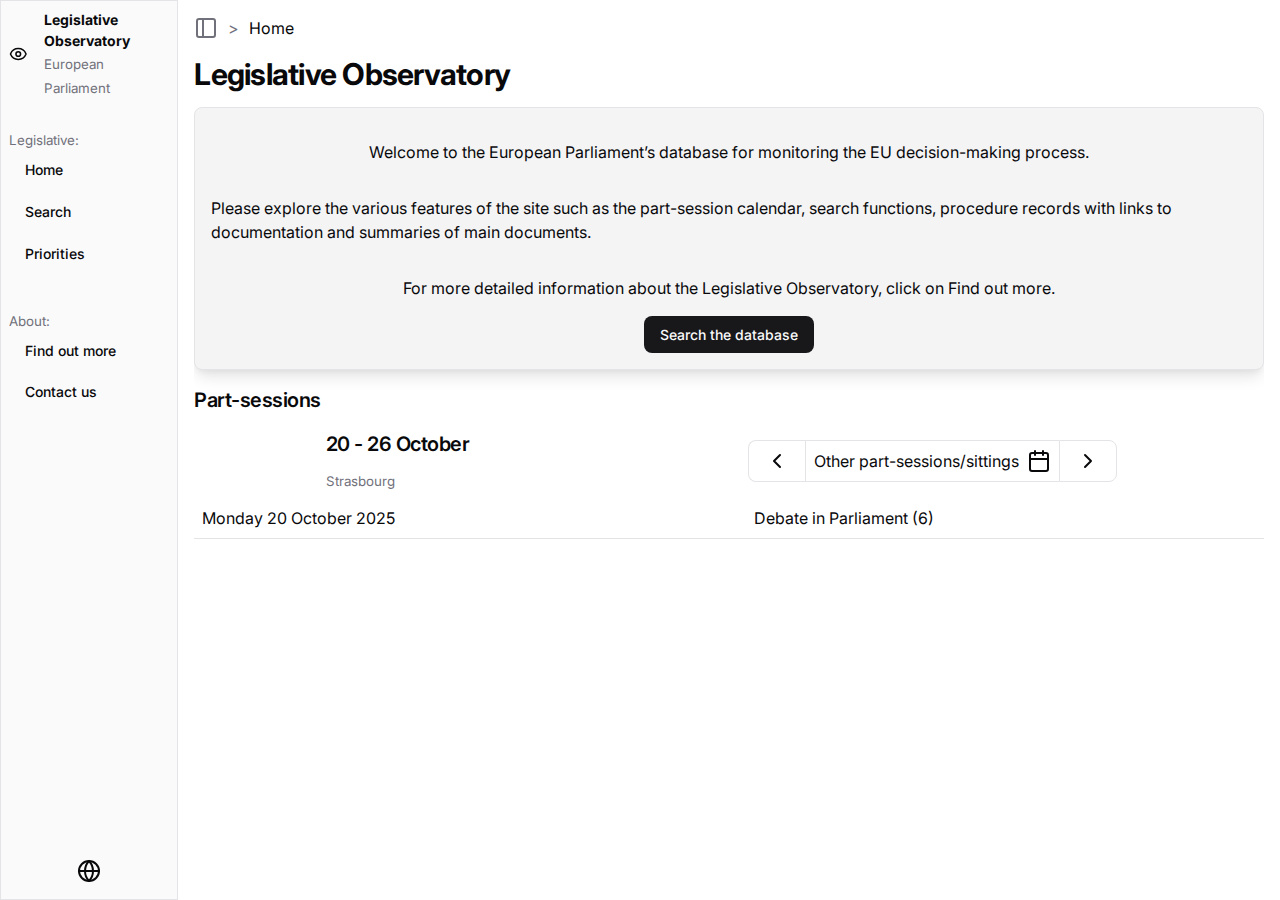
<file: index.html>
<!DOCTYPE html>
<html lang="en">
<head>
    <meta charset="UTF-8">
    <meta name="viewport" content="width=device-width, initial-scale=1.0">
    <title>👁 Oeil</title>

    <script defer src="scripts/alpinejs.min.js"></script>
    <link rel="stylesheet" href="css/shadcn-classless.css">
    <link rel="stylesheet" href="css/style.css">
</head>
<body x-data="{ open: false }">
    <aside role="navigation" id="sidebar" class="sidebar-open" hx-target="#main-content" hx-indicator="#indicator" hx-swap="innerHTML transition:true">
            <header>
              <div class="sidebar-header" hx-get="/home.html">
                <i data-lucide="eye"></i>
                <span>
                  <h6 style="margin-bottom: 0;" eo-translator="sidebar.title">Legislative Observatory</h6>
                  <small eo-translator="sidebar.subtitle">European Parliament</small>
                  <span	></span>
                </span>
              </div>
            </header>

            <main >
              <small eo-translator="sidebar.legislative">Legislative:</small>
              <div class="sidenav-links">
                <button ghost href="#" hx-get="/home.html" eo-translator="sidebar.home">Sessions</button>
                <button ghost href="#" hx-get="/search.html" eo-translator="sidebar.search">Search</button>
                <button ghost href="#" hx-get="/priorities.html" eo-translator="sidebar.priorities">Priorities</button>
              </div>

              <small eo-translator="sidebar.about">About:</small>
              <div class="sidenav-links">
                <button ghost href="#" hx-get="/findout.html" eo-translator="sidebar.findoutmore">Find out more</button>
                <button ghost href="#" hx-get="/contact.html" eo-translator="sidebar.contact">Contact us</button>
              </div>
            </main>

            <footer style="display: flex;justify-content: center;">

              <button ghost popovertarget="language-popover">
                <i data-lucide="globe"></i>
              </button>
              <div popover id="language-popover" style="gap: 0.5rem;">
                <button outline onclick="changeLanguage('en')">EN</button>
                <button outline onclick="changeLanguage('fr')">FR</button>
              </div>

            </footer>

          </aside>
          
          <div class="sidenav-content">
            <nav breadcrumb="&gt;" id="breadcrumb">
              <a href="#" onclick="toggleSideBar()" style="display: flex; align-items: center;">
                <i data-lucide="panel-left"></i>
              </a>
            </nav>

            <div id="main-content" hx-get="/Oeil/pages/home.html" hx-trigger="load">

            </div>

            <div id="indicator">
                <div skeleton style="width: 100%; height: 60%;"></div>
                <div skeleton style="width: 100%; height: 30%;"></div>
            </div>
          </div>
        </div>

        <script src="scripts/lucide.js"></script>
        <script src="scripts/htmx.min.js"></script>
        <script src="scripts/fr.js"></script>
        <script src="scripts/en.js"></script>
        <script src="scripts/translator.min.js"></script>
        <script src="scripts/script.js"></script>
</body>
</html>
</file>
<file: css/shadcn-classless.css>
@import "https://fonts.googleapis.com/css2?family=Inter:wght@400;500;700&display=swap";:root{--radius:.5rem;--background:oklch(100% 0 0);--foreground:oklch(14.1% .005 285.823);--card:oklch(100% 0 0);--card-foreground:oklch(14.1% .005 285.823);--popover:oklch(100% 0 0);--popover-foreground:oklch(14.1% .005 285.823);--primary:oklch(21% .006 285.885);--primary-foreground:oklch(98.5% 0 0);--secondary:oklch(96.7% .001 286.375);--secondary-foreground:oklch(21% .006 285.885);--muted:oklch(96.7% .001 286.375);--muted-foreground:oklch(55.2% .016 285.938);--accent:oklch(96.7% .001 286.375);--accent-foreground:oklch(21% .006 285.885);--destructive:oklch(57.7% .245 27.325);--border-color:oklch(92% .004 286.32);--input:oklch(92% .004 286.32);--ring:oklch(70.5% .015 286.067);--chart-1:oklch(64.6% .222 41.116);--chart-2:oklch(60% .118 184.704);--chart-3:oklch(39.8% .07 227.392);--chart-4:oklch(82.8% .189 84.429);--chart-5:oklch(76.9% .188 70.08);--sidebar:oklch(98.5% 0 0);--sidebar-foreground:oklch(14.1% .005 285.823);--sidebar-primary:oklch(21% .006 285.885);--sidebar-primary-foreground:oklch(98.5% 0 0);--sidebar-accent:oklch(96.7% .001 286.375);--sidebar-accent-foreground:oklch(21% .006 285.885);--sidebar-border:oklch(92% .004 286.32);--sidebar-ring:oklch(70.5% .015 286.067);--shadow:0px 10px 15px -3px #0000001a,0px 4px 6px -2px #0000000d;--loading-icon-url:url("data:image/svg+xml,%3Csvg width='24' height='24' viewBox='0 0 100 100' xmlns='http://www.w3.org/2000/svg'%3E%3Ccircle cx='50' cy='50' r='40' stroke='rgb(184, 184, 184)' stroke-width='20' fill='none' stroke-linecap='round' stroke-dasharray='200' stroke-dashoffset='100'%3E%3CanimateTransform attributeName='transform' type='rotate' from='0 50 50' to='360 50 50' dur='1s' repeatCount='indefinite'/%3E%3C/circle%3E%3C/svg%3E");--border:1px solid var(--border-color)}@media (prefers-color-scheme:dark){:root,[data-theme=dark]{--background:oklch(14.1% .005 285.823);--foreground:oklch(98.5% 0 0);--card:oklch(21% .006 285.885);--card-foreground:oklch(98.5% 0 0);--popover:oklch(21% .006 285.885);--popover-foreground:oklch(98.5% 0 0);--primary:oklch(92% .004 286.32);--primary-foreground:oklch(21% .006 285.885);--secondary:oklch(27.4% .006 286.033);--secondary-foreground:oklch(98.5% 0 0);--muted:oklch(27.4% .006 286.033);--muted-foreground:oklch(70.5% .015 286.067);--accent:oklch(27.4% .006 286.033);--accent-foreground:oklch(98.5% 0 0);--destructive:oklch(70.4% .191 22.216);--border-color:oklch(100% 0 0/.1);--input:oklch(100% 0 0/.15);--ring:oklch(55.2% .016 285.938);--chart-1:oklch(48.8% .243 264.376);--chart-2:oklch(69.6% .17 162.48);--chart-3:oklch(76.9% .188 70.08);--chart-4:oklch(62.7% .265 303.9);--chart-5:oklch(64.5% .246 16.439);--sidebar:oklch(21% .006 285.885);--sidebar-foreground:oklch(98.5% 0 0);--sidebar-primary:oklch(48.8% .243 264.376);--sidebar-primary-foreground:oklch(98.5% 0 0);--sidebar-accent:oklch(27.4% .006 286.033);--sidebar-accent-foreground:oklch(98.5% 0 0);--sidebar-border:oklch(100% 0 0/.1);--sidebar-ring:oklch(55.2% .016 285.938);--border:1px solid var(--border-color)}}body{color-scheme:light dark}*{scrollbar-width:thin;scrollbar-color:var(--border-color)transparent;margin:0;padding:0}::-webkit-scrollbar{width:5px}::-webkit-scrollbar-thumb{background:var(--border-color);border-radius:5px}::-webkit-scrollbar-track{background:0 0}body{background-color:var(--background);color:var(--foreground);padding:1rem;font-family:Inter,sans-serif;line-height:1.5}h1,h2,h3,h4,h5,h6{margin-bottom:.5em;font-weight:700}h1{letter-spacing:-.025em;font-size:1.875rem;font-weight:700;line-height:2.25rem}h2{letter-spacing:-.025em;font-size:1.25rem;font-weight:600;line-height:1.75rem}h3{letter-spacing:-.025em;font-size:1.125rem;font-weight:600;line-height:1.75rem}h4{letter-spacing:-.025em;font-size:16px;font-weight:600;line-height:1.75rem}h5{font-size:15px}h6{font-size:14px}p{margin:1em 0}a{color:var(--primary);text-decoration:none}a:hover{text-decoration:underline}ul,ol{margin-bottom:1em;padding-left:1.5em}header{margin-bottom:2rem}header h1{font-size:2rem}nav ul{gap:1rem;padding:0;list-style:none;display:flex}section{margin-bottom:2rem}form{flex-direction:column;gap:1rem;display:flex}input,input[type=password],input[type=text],input[type=date],input[type=color],input[type=time],input[type=file],input[type=search],input[type=email],select,textarea{font-weight:500;font:inherit;border:var(--border);border-radius:var(--radius);background-color:var(--background);color:var(--foreground);padding:.5rem;font-size:.875rem}input[type=color]{-webkit-appearance:none;appearance:none;cursor:pointer;padding:initial;max-width:initial;border-radius:var(--radius);border:none;outline:none}input[type=color]::-webkit-color-swatch{border-radius:var(--radius);border:none}input[type=color]::-moz-color-swatch{border-radius:var(--radius);border:none}input[type=reset],input[type=submit],input[type=button],button{font:inherit;cursor:pointer;border-radius:var(--radius);justify-content:center;align-items:center;padding:.5rem 1rem;font-size:.875rem;font-weight:500;transition:background-color .2s ease-in-out;display:flex}button{background-color:var(--primary);color:var(--primary-foreground);border:none;&:hover{background-color:color-mix(in srgb,var(--primary)90%,transparent)}}button[secondary]{background-color:var(--secondary);color:var(--secondary-foreground);&:hover{background-color:color-mix(in srgb,var(--secondary)90%,transparent)}}button[outline],input[type=submit]{border:var(--border);color:var(--foreground);background-color:#0000;&:hover{background-color:color-mix(in srgb,var(--muted)90%,transparent)}}button[ghost],input[type=button]{color:var(--foreground);background-color:#0000;border:none;&:hover{background-color:var(--muted)}}button[destructive],input[type=reset]{background-color:var(--destructive);color:var(--primary-foreground);border:none;&:hover{background-color:color-mix(in srgb,var(--destructive)90%,transparent)}}fieldset{border:var(--border);border-radius:var(--radius);gap:.5rem;padding:1rem;display:flex}fieldset[role=group]{border:none;gap:0;padding:1rem;display:flex;&>*{border-radius:0;&:first-child{border-top-left-radius:var(--radius);border-bottom-left-radius:var(--radius);border-right:0}&:last-child{border-top-right-radius:var(--radius);border-bottom-right-radius:var(--radius);border-right:var(--border)}}}fieldset[role=otp]{border:none;gap:0;padding:1rem;display:flex;&>input{text-align:center;border-right:0;border-radius:0;width:1rem;&:first-child{border-top-left-radius:var(--radius);border-bottom-left-radius:var(--radius);border-right:0}&:last-child{border-top-right-radius:var(--radius);border-bottom-right-radius:var(--radius);border-right:var(--border)}}}legend{padding:0 .5rem}label{display:block;& *{vertical-align:middle}}small{color:var(--muted-foreground)}figure{margin-bottom:1rem;overflow:hidden}img{border-radius:var(--radius);max-width:100%;height:auto}img[avatar]{border-radius:50%}figcaption{color:var(--muted-foreground);margin-top:.5rem;font-size:.875rem}blockquote{border-left:4px solid var(--border-color);padding-left:1rem;font-style:italic;&>footer{text-align:center}}[type=checkbox],[type=radio]{margin-right:.5rem}progress{width:100%}dialog{background-color:var(--background);color:var(--foreground);border:var(--border);border-radius:var(--radius);margin:auto;padding:24px}dialog::backdrop{background-color:#000c}details{border:var(--border);border-radius:var(--radius);margin-bottom:1rem;padding:.5rem;&>:not(summary){opacity:0;transition:opacity .3s,transform .3s;transform:translateY(-.5em)}&[open]>:not(summary){opacity:1;transform:translateY(0)}}summary{cursor:pointer;font-weight:700}article{border:var(--border);border-radius:var(--radius);box-shadow:var(--shadow);margin-bottom:1rem;padding:1rem}footer{color:var(--muted-foreground);margin-top:2rem}[aria-busy=true]{opacity:.7;cursor:progress}[aria-busy=spinner]{opacity:.7;cursor:progress;&:before{content:var(--loading-icon-url);padding-right:1rem}}@media (width<=600px){body{padding:.5rem}nav ul{flex-direction:column}}input[type=file]::file-selector-button{background-color:var(--background);color:var(--foreground);border:none;font-weight:600}:disabled{cursor:not-allowed}input[type=radio],input[type=checkbox],input[type=range]{accent-color:var(--primary);background-color:var(--background)}input[type=checkbox][icon]{display:none;&+*{cursor:pointer;border-radius:var(--radius);box-sizing:border-box;padding:.5rem;&:hover{background-color:var(--border-color)}}}input[type=checkbox][icon]{display:none;&+*{cursor:pointer;border-radius:var(--radius);width:2rem;height:2rem;padding:.5rem;&:hover{background-color:var(--border-color);stroke:var(--muted-foreground)}}}input[type=checkbox][icon]:checked{&+*{background-color:var(--border-color);&:hover{stroke:var(--accent-foreground)}}}kbd{background-color:var(--primary);color:var(--primary-foreground);border-radius:6px;padding:.125rem .625rem;font-weight:700}kbd[secondary]{background-color:var(--secondary);color:var(--secondary-foreground)}kbd[outline]{background-color:var(--background);color:var(--primary);border:var(--border)}kbd[destructive]{background-color:var(--destructive);color:var(--primary-foreground)}table{caption-side:bottom;border-collapse:collapse;& caption{color:var(--muted-foreground);margin-top:1rem}& th{color:var(--muted-foreground)}& tr{border-bottom:var(--border)}& tr:hover{background-color:hsl(var(--muted)/.5)}& td,& th{vertical-align:middle;text-align:start;padding:.5rem}& tfoot{background-color:var(--muted)}}dialog[drawer]{resize:vertical;border-bottom-right-radius:0;border-bottom-left-radius:0;max-height:50vh;top:auto;bottom:0;&[open]{animation:.2s ease-in forwards slideup}}dialog>header{margin:0}dialog[sheet-top],dialog[sheet-bottom],dialog[sheet-left],dialog[sheet-right]{border-radius:0;margin:0}dialog[sheet-top],dialog[sheet-bottom]{width:100vw;max-height:50vh}dialog[sheet-left],dialog[sheet-right]{max-width:50vw;height:100vh}dialog[sheet-top][open]{animation:.2s ease-in forwards slidedown}dialog[sheet-bottom][open]{animation:.2s ease-in forwards slideup;top:auto;bottom:0}dialog[sheet-left][open]{animation:.2s ease-in forwards slideright}dialog[sheet-right][open]{animation:.2s ease-in forwards slideleft;left:auto;right:0}@keyframes slideup{0%{transform:translateY(100%)}to{transform:translateY(0)}}@keyframes slidedown{0%{transform:translateY(-100%)}to{transform:translateY(0)}}@keyframes slideleft{0%{transform:translate(100%)}to{transform:translate(0)}}@keyframes slideright{0%{transform:translate(-100%)}to{transform:translate(0)}}progress{-webkit-appearance:none;-moz-appearance:none;appearance:none;background-color:var(--muted);border:0;border-radius:9999px;height:.5rem}progress[value]::-webkit-progress-value{background-color:var(--primary);border-radius:9999px}::-webkit-progress-bar{background-color:var(--muted);border-radius:9999px}::-moz-progress-bar{background-color:var(--primary);border-radius:9999px}progress:indeterminate{background:var(--muted)linear-gradient(to right,var(--primary)35%,var(--muted)35%)top left/150% 150% no-repeat;animation:1.5s linear infinite progress-indeterminate}progress:indeterminate::-webkit-progress-bar{background-color:#0000}progress:indeterminate::-moz-progress-bar{background-color:#0000}@keyframes progress-indeterminate{0%{background-position:200% 0}to{background-position:-200% 0}}hr[role=separator]{background-color:var(--border-color);border:0;flex-shrink:0;height:1px;margin:1rem 0}hr[role=separator][vertical]{width:1px;height:auto;margin:0 1rem}nav[breadcrumb]{--separator:attr(breadcrumb,">");align-items:center;display:flex;&>a{color:var(--muted-foreground);padding:0 .625rem 0 0;&:after{content:var(--separator);padding:0 0 0 .625rem;display:inline-block}&:last-child{color:var(--foreground);&:after{content:""}}&:hover{color:var(--foreground);text-decoration:none;&:after{color:var(--muted-foreground)}}}}div[skeleton]{background-color:var(--input);border-radius:var(--radius);opacity:1;animation:2s cubic-bezier(.4,0,.6,1) infinite shimmer;& *{display:none}}@keyframes shimmer{50%{opacity:.5}}[popover]{inset:unset;bottom:calc(anchor(top) + 5px);justify-self:anchor-center;border:var(--border);border-radius:var(--radius);box-shadow:var(--shadow);margin:0;padding:.5rem;position:absolute}[role=tooltip]{position:relative;&:after{white-space:nowrap;background-color:var(--primary);color:var(--primary-foreground);border-radius:var(--radius);opacity:0;z-index:10;pointer-events:none;padding:6px 8px;font-size:.875em;transition:opacity .2s ease-in-out;position:absolute}&:hover:after{opacity:1}&[tooltip-top]:after{content:attr(tooltip-top);top:-.8rem;left:50%;transform:translate(-50%)translateY(-100%)}&[tooltip-bottom]:after{content:attr(tooltip-bottom);top:calc(100% + .8rem);left:50%;transform:translate(-50%)translateY(0%)}&[tooltip-left]:after{content:attr(tooltip-left);top:50%;left:-.3rem;transform:translate(-100%)translateY(-50%)}&[tooltip-right]:after{content:attr(tooltip-right);margin-left:.3rem;top:50%;left:calc(100% + .3rem);transform:translate(0%)translateY(-50%)}}pre{border-radius:var(--radius);&>code{display:block;overflow-x:auto}}code{border:var(--border);border-radius:var(--radius);background-color:var(--primary);color:var(--primary-foreground);padding:.2rem}dialog[sonner],dialog[toast]{padding:1rem 1.5rem 1rem 1rem;inset:auto 1rem 1rem auto;&::backdrop{opacity:0}}dialog[toast]{box-shadow:var(--shadow);&[open]{animation:.2s ease-in forwards slideup,.2s ease-in forwards fad-in}}dialog[sonner]{background-color:#0000;border:none;flex-direction:column-reverse;gap:.5rem;transition:gap .15s ease-in;display:flex;&>li{background-color:var(--background);counter-increment:sonner-counter;border:var(--border);border-radius:var(--radius);padding:1rem 1.5rem 1rem 1rem;list-style:none;animation:.2s ease-in forwards slideup,.2s ease-in forwards fad-in;&:hover{scale:1.1}}}@keyframes fad-in{0%{opacity:0}to{opacity:1}}aside[role=navigation]{background-color:var(--sidebar);border:1px solid var(--sidebar-border);flex-direction:column;justify-content:space-between;padding:.5rem;transition:width .2s;display:flex;position:relative;overflow:hidden;&>main{flex-direction:column;flex-grow:1;display:flex;overflow-y:auto}&>header,&>footer{position:sticky}}menu{border:var(--border);border-radius:var(--radius);flex-direction:row;width:fit-content;display:flex;&>li{padding:.25rem .75rem;list-style:none}}[scroll-x]{overflow-x:scroll}[scroll-y]{overflow-y:scroll}input[type=checkbox][role=switch]{-webkit-appearance:none;appearance:none;background-color:var(--muted);cursor:pointer;border-radius:9999px;width:2.8rem;height:1.5rem;transition:background-color .2s;position:relative;&:checked{background-color:var(--primary)}&:before{content:"";background-color:var(--background);border-radius:9999px;width:1.125rem;height:1.125rem;transition:transform .2s;position:absolute;top:.125rem;left:.125rem;box-shadow:0 .0625rem .125rem #0003}&:checked:before{transform:translate(1.25rem)}}
</file>
<file: css/style.css>
body {
    padding: 0;
    height: 100vh;
    width: 100vw;

    display: flex;

    .sidebar-open {
        width: 15%;
    }
    .sidebar-close{
        width: 0px;
        cursor: pointer;
    }

    .sidebar-footer,
    .sidebar-header {
        display: flex;
        align-items: center;
        gap: 1rem;

        cursor: pointer;
         &:hover {
            background-color: var(--muted);
        }
    }

    .sidenav-links {
        display: flex;
        flex-direction: column;
        margin-bottom: 2.5rem;
        gap: 0.3rem;
        align-items: flex-start;
    }

    .sidenav-content {
        width: 100%;
        display: flex;
        flex-direction: column;
        gap: 1rem;
        padding: 1rem;
        padding-bottom: 0;
    }

    .htmx-indicator {
        width: 100%;
        height: 100%;
        display: flex;
        flex-direction: column;
        gap: 1rem;
    }

    #main-content {
        width: 100%;

        overflow: auto;
    }
}
</file>
